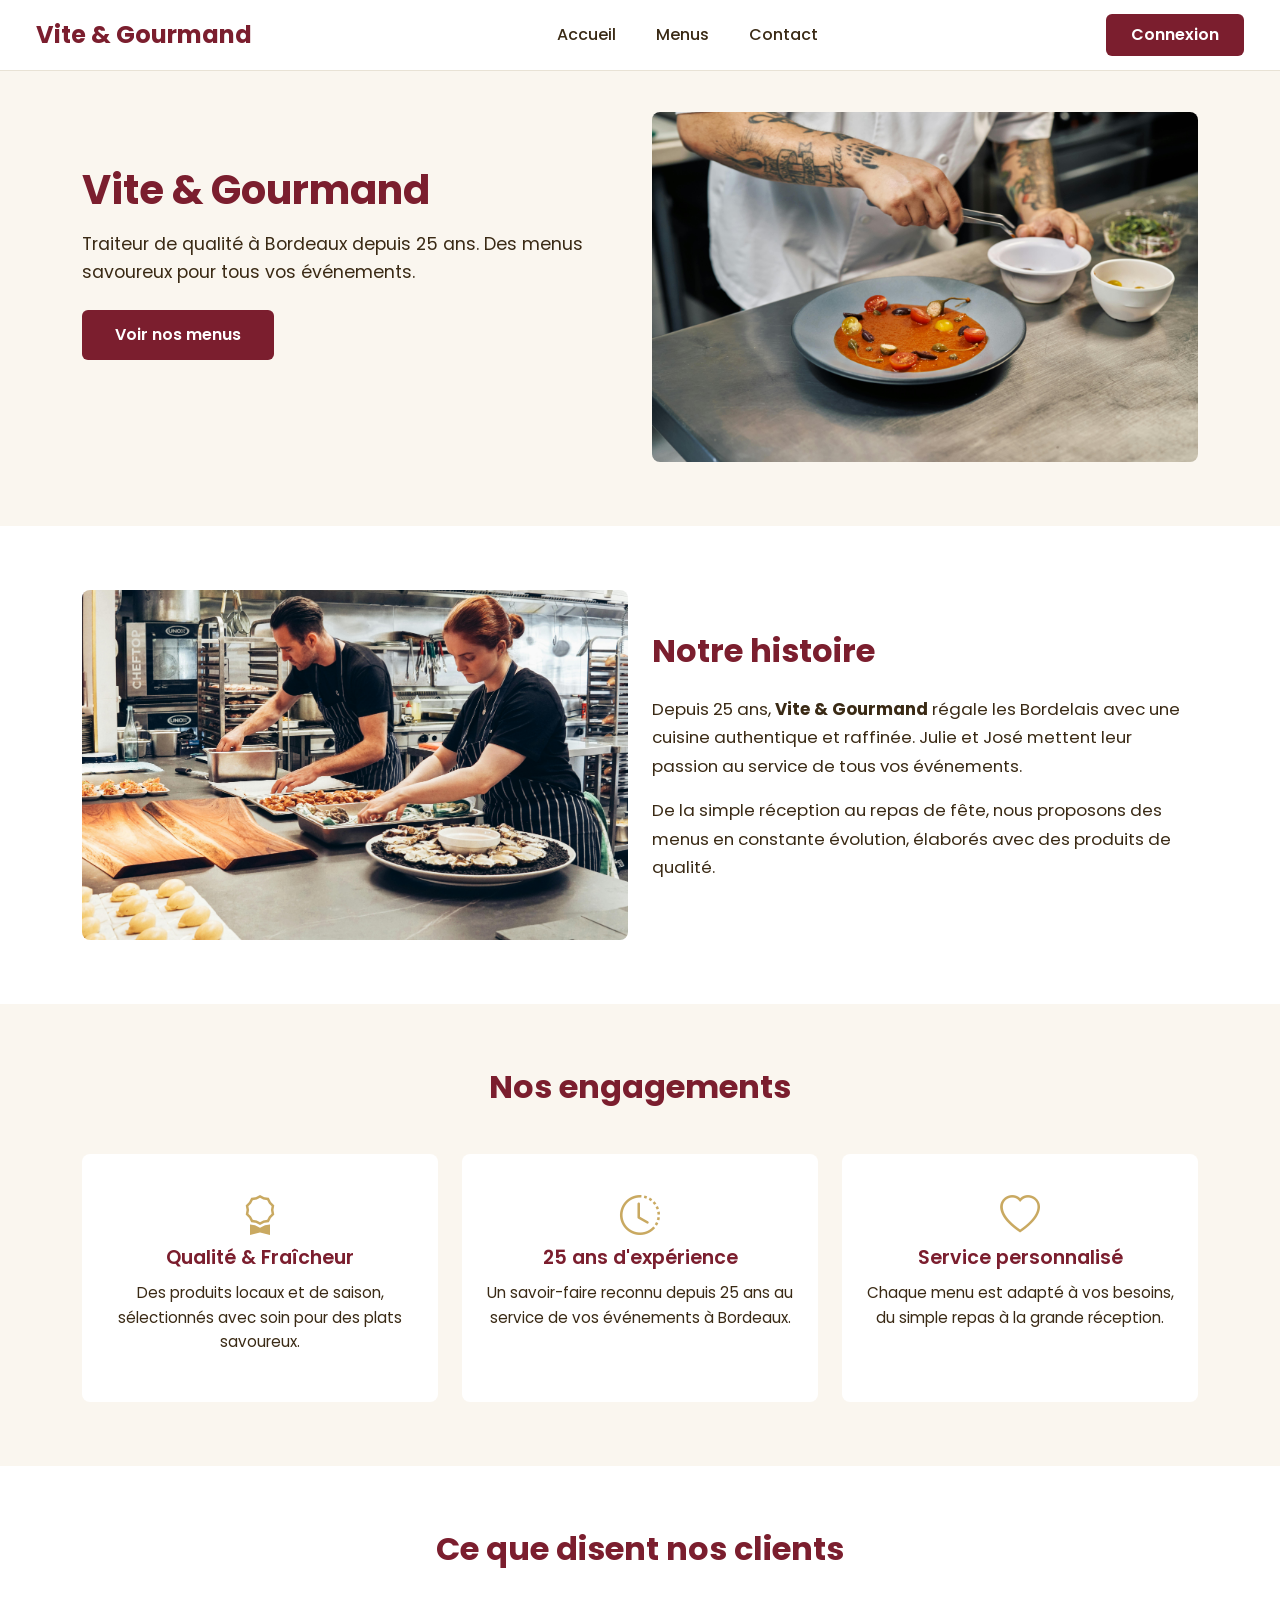
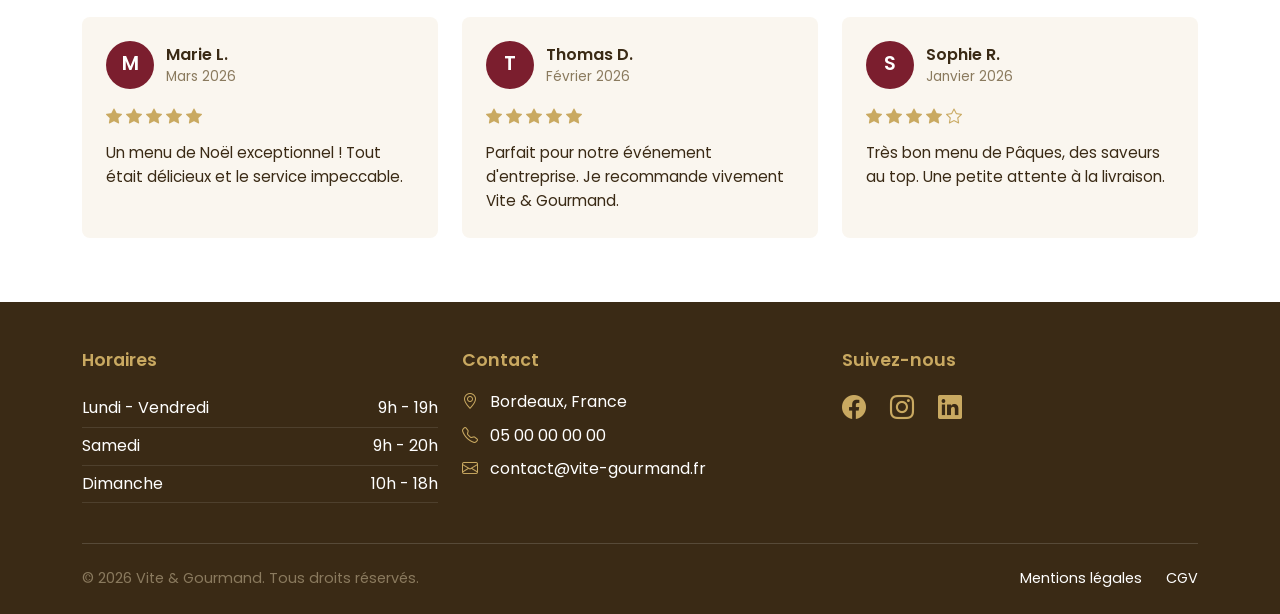
<file: index.html>
<!DOCTYPE html>
<html lang="fr">
<head>
    <meta charset="utf-8">
    <meta name="viewport" content="width=device-width, initial-scale=1.0">
    <title>Vite & Gourmand</title>
    <link href="https://cdn.jsdelivr.net/npm/bootstrap@5.3.3/dist/css/bootstrap.min.css" rel="stylesheet">
    <link rel="stylesheet" href="https://cdn.jsdelivr.net/npm/bootstrap-icons@1.11.3/font/bootstrap-icons.min.css">
    <link href="https://fonts.googleapis.com/css2?family=Poppins:wght@400;500;600;700&display=swap" rel="stylesheet">
    <link rel="stylesheet" href="index.css">
    <script src="https://cdn.jsdelivr.net/npm/bootstrap@5.3.3/dist/js/bootstrap.bundle.min.js"></script>
</head>
<body>
    <!--  navbar -->
   <header>
    <nav class="navbar navbar-expand-lg navbar-vg fixed-top">
        <div class="container-fluid">
            <a class="navbar-brand icone" href="">Vite & Gourmand</a>
            <button class="navbar-toggler" type="button" data-bs-toggle="collapse" data-bs-target="#navbarMenu" aria-controls="navbarMenu" aria-expanded="false" aria-label="Ouvrir le menu">
                <span class="navbar-toggler-icon"></span>
            </button>
            <div class="collapse navbar-collapse" id="navbarMenu">
                <ul class="navbar-nav mb-2 mb-lg-0">
                    <li class="nav-item">
                        <a class="nav-link" href="">Accueil</a>
                    </li>
                    <li class="nav-item">
                        <a class="nav-link" href="catalogue.html">Menus</a>
                    </li>
                    <li class="nav-item">
                        <a class="nav-link" href="">Contact</a>
                    </li>
                </ul>
                <a href="auth.html" class="btn btn-connexion-vg">Connexion</a>
            </div>
        </div>
    </nav>
</header>
<main>
    <!-- Section principale -->
    <section class="hero-vg" id="accueil">
        <div class="container">
            <div class="row align-items-center">

                <div class="col-md-6 hero-vg__texte">
                    <h1>Vite & Gourmand</h1>
                    <p class="hero-vg__sous-titre">
                        Traiteur de qualité à Bordeaux depuis 25 ans.
                        Des menus savoureux pour tous vos événements.
                    </p>
                    <a href="catalogue.html" class="btn btn-hero-vg">
                        Voir nos menus
                    </a>
                </div>
                <div class="col-md-6 hero-vg__visuel">
                    <div class="hero-vg__image">
                    </div>
                </div>
            </div>
        </div>
    </section>
    <!-- Section présentation de l'entreprise -->
    <section class="presentation-vg" id="presentation">
        <div class="container">
            <div class="row align-items-center">

                <div class="col-md-6">
                    <img src="images/pexels-elletakesphotos-2696064.jpg" alt="Julie et José, l'équipe de Vite & Gourmand"
                        class="presentation-vg__photo">
                </div>

                <div class="col-md-6 presentation-vg__texte">
                    <h2>Notre histoire</h2>
                    <p>
                        Depuis 25 ans, <strong>Vite & Gourmand</strong> régale les Bordelais
                        avec une cuisine authentique et raffinée. Julie et José mettent leur
                        passion au service de tous vos événements.
                    </p>
                    <p>
                        De la simple réception au repas de fête, nous proposons des menus
                        en constante évolution, élaborés avec des produits de qualité.
                    </p>
                </div>

            </div>
        </div>
    </section>
    <!-- Section nos engagements -->
    <section class="engagements-vg" id="engagements">
        <div class="container">
            <h2 class="text-center">Nos engagements</h2>

            <div class="row">

                <div class="col-md-4">
                    <div class="engagements-vg__carte">
                        <i class="bi bi-award engagements-vg__icone"></i>
                        <h3>Qualité & Fraîcheur</h3>
                        <p>Des produits locaux et de saison, sélectionnés avec soin pour des plats savoureux.</p>
                    </div>
                </div>

                <div class="col-md-4">
                    <div class="engagements-vg__carte">
                        <i class="bi bi-clock-history engagements-vg__icone"></i>
                        <h3>25 ans d'expérience</h3>
                        <p>Un savoir-faire reconnu depuis 25 ans au service de vos événements à Bordeaux.</p>
                    </div>
                </div>

                <div class="col-md-4">
                    <div class="engagements-vg__carte">
                        <i class="bi bi-heart engagements-vg__icone"></i>
                        <h3>Service personnalisé</h3>
                        <p>Chaque menu est adapté à vos besoins, du simple repas à la grande réception.</p>
                    </div>
                </div>

            </div>
        </div>
    </section>
    <!-- Section avis clients -->
    <section class="avis-vg" id="avis">
        <div class="container">
            <h2 class="text-center">Ce que disent nos clients</h2>

            <div class="row">

                <div class="col-md-4">
                    <article class="avis-vg__carte">
                        <div class="avis-vg__entete">
                            <div class="avis-vg__avatar">M</div>
                            <div>
                                <p class="avis-vg__nom">Marie L.</p>
                                <p class="avis-vg__date">Mars 2026</p>
                            </div>
                        </div>
                        <div class="avis-vg__etoiles">
                            <i class="bi bi-star-fill"></i>
                            <i class="bi bi-star-fill"></i>
                            <i class="bi bi-star-fill"></i>
                            <i class="bi bi-star-fill"></i>
                            <i class="bi bi-star-fill"></i>
                        </div>
                        <p class="avis-vg__commentaire">
                            Un menu de Noël exceptionnel ! Tout était délicieux et le service impeccable.
                        </p>
                    </article>
                </div>

                <div class="col-md-4">
                    <article class="avis-vg__carte">
                        <div class="avis-vg__entete">
                            <div class="avis-vg__avatar">T</div>
                            <div>
                                <p class="avis-vg__nom">Thomas D.</p>
                                <p class="avis-vg__date">Février 2026</p>
                            </div>
                        </div>
                        <div class="avis-vg__etoiles">
                            <i class="bi bi-star-fill"></i>
                            <i class="bi bi-star-fill"></i>
                            <i class="bi bi-star-fill"></i>
                            <i class="bi bi-star-fill"></i>
                            <i class="bi bi-star-fill"></i>
                        </div>
                        <p class="avis-vg__commentaire">
                            Parfait pour notre événement d'entreprise. Je recommande vivement Vite & Gourmand.
                        </p>
                    </article>
                </div>

                <div class="col-md-4">
                    <article class="avis-vg__carte">
                        <div class="avis-vg__entete">
                            <div class="avis-vg__avatar">S</div>
                            <div>
                                <p class="avis-vg__nom">Sophie R.</p>
                                <p class="avis-vg__date">Janvier 2026</p>
                            </div>
                        </div>
                        <div class="avis-vg__etoiles">
                            <i class="bi bi-star-fill"></i>
                            <i class="bi bi-star-fill"></i>
                            <i class="bi bi-star-fill"></i>
                            <i class="bi bi-star-fill"></i>
                            <i class="bi bi-star"></i>
                        </div>
                        <p class="avis-vg__commentaire">
                            Très bon menu de Pâques, des saveurs au top. Une petite attente à la livraison.
                        </p>
                    </article>
                </div>

            </div>
        </div>
    </section>
</main>
<footer class="footer-vg">
    <div class="container">
        <div class="row">

            <!-- Horaires -->
            <div class="col-md-4 footer-vg__colonne">
                <h3>Horaires</h3>
                <ul class="footer-vg__horaires">
                    <li><span>Lundi - Vendredi</span> <span>9h - 19h</span></li>
                    <li><span>Samedi</span> <span>9h - 20h</span></li>
                    <li><span>Dimanche</span> <span>10h - 18h</span></li>
                </ul>
            </div>

            <!--  Contact -->
            <div class="col-md-4 footer-vg__colonne">
                <h3>Contact</h3>
                <p><i class="bi bi-geo-alt"></i> Bordeaux, France</p>
                <p><i class="bi bi-telephone"></i> <a href="tel:+33500000000">05 00 00 00 00</a></p>
                <p><i class="bi bi-envelope"></i> <a href="mailto:contact@vite-gourmand.fr">contact@vite-gourmand.fr</a></p>
            </div>

            <!--  Réseaux sociaux -->
            <div class="col-md-4 footer-vg__colonne">
                <h3>Suivez-nous</h3>
                <div class="footer-vg__reseaux">
                    <a href="#" aria-label="Facebook"><i class="bi bi-facebook"></i></a>
                    <a href="#" aria-label="Instagram"><i class="bi bi-instagram"></i></a>
                    <a href="#" aria-label="LinkedIn"><i class="bi bi-linkedin"></i></a>
                </div>
            </div>

        </div>

        <!-- copyright + liens légaux -->
        <div class="footer-vg__bas">
            <p>&copy; 2026 Vite & Gourmand. Tous droits réservés.</p>
            <nav class="footer-vg__legal" aria-label="Liens légaux">
                <a href="index.php?page=home&action=mentions">Mentions légales</a>
                <a href="index.php?page=home&action=cgv">CGV</a>
            </nav>
        </div>

    </div>
</footer>
</body>
</html>
</file>
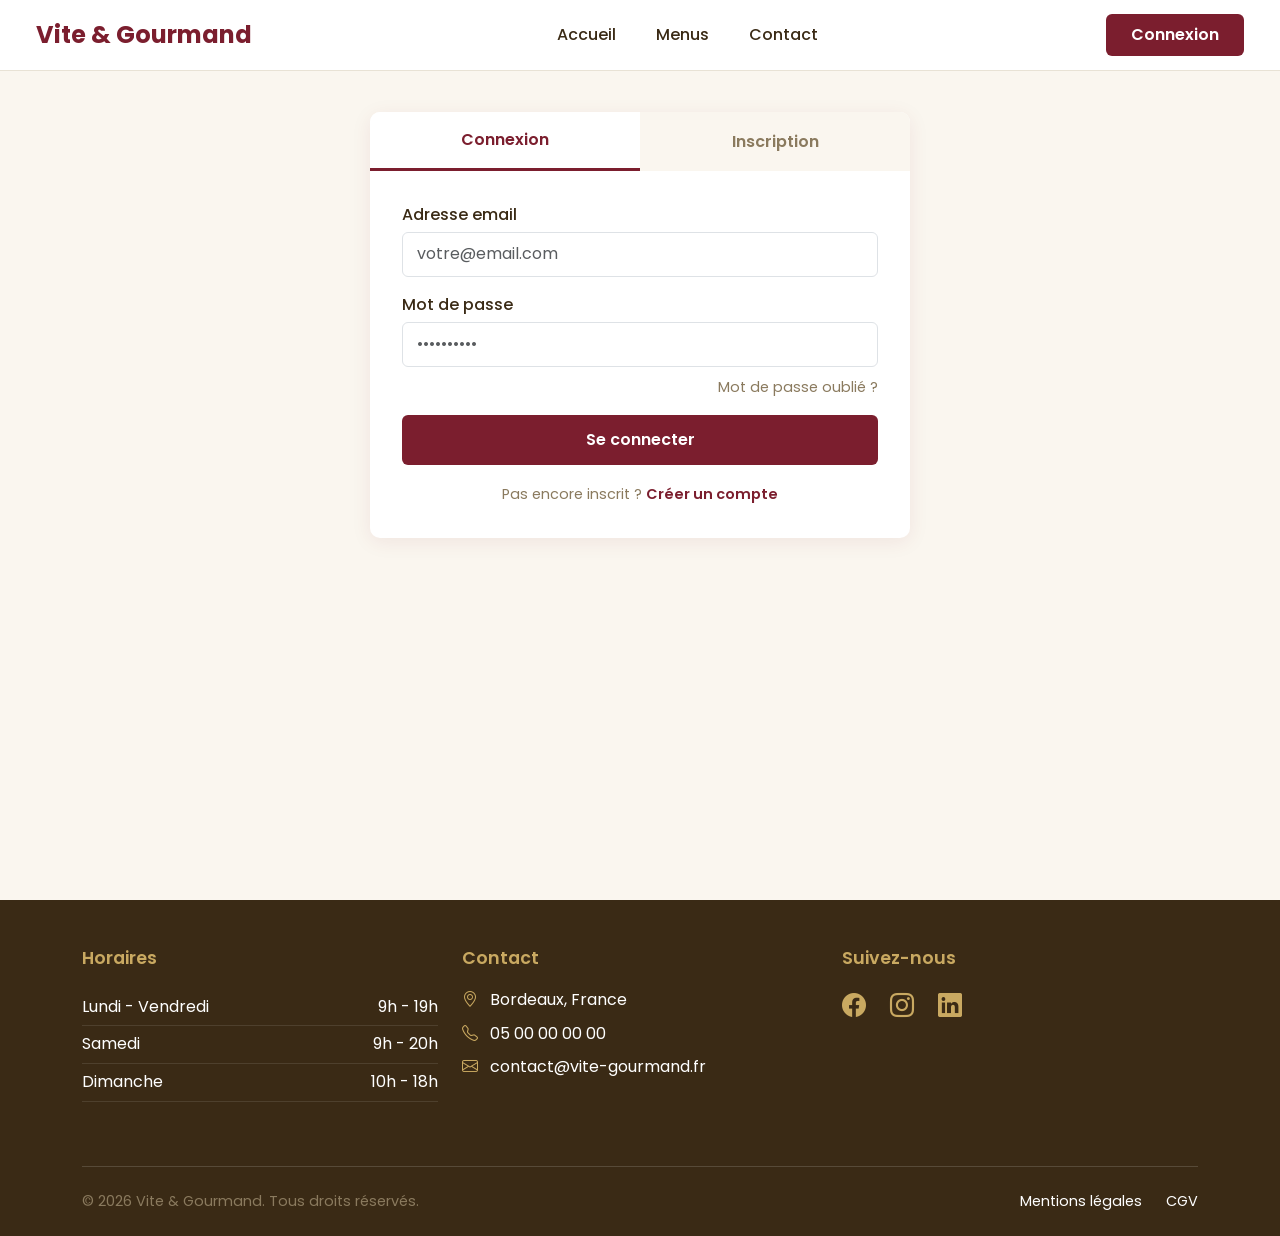
<file: auth.html>
<!DOCTYPE html>
<html lang="fr">
<head>
    <meta charset="utf-8">
    <meta name="viewport" content="width=device-width, initial-scale=1.0">
    <title>Connexion / Inscription - Vite & Gourmand</title>
    <link href="https://cdn.jsdelivr.net/npm/bootstrap@5.3.3/dist/css/bootstrap.min.css" rel="stylesheet">
    <link rel="stylesheet" href="https://cdn.jsdelivr.net/npm/bootstrap-icons@1.11.3/font/bootstrap-icons.min.css">
    <link href="https://fonts.googleapis.com/css2?family=Poppins:wght@400;500;600;700&display=swap" rel="stylesheet">
    <link rel="stylesheet" href="auth.css">
</head>
<body>
    <header>
        <nav class="navbar navbar-expand-lg navbar-vg fixed-top">
            <div class="container-fluid">
                <a class="navbar-brand" href="index.html">Vite & Gourmand</a>
                <button class="navbar-toggler" type="button" data-bs-toggle="collapse" data-bs-target="#navbarMenu" aria-controls="navbarMenu" aria-expanded="false" aria-label="Ouvrir le menu">
                    <span class="navbar-toggler-icon"></span>
                </button>
                <div class="collapse navbar-collapse" id="navbarMenu">
                    <ul class="navbar-nav mb-2 mb-lg-0">
                        <li class="nav-item"><a class="nav-link" href="index.html">Accueil</a></li>
                        <li class="nav-item"><a class="nav-link" href="catalogue.html">Menus</a></li>
                        <li class="nav-item"><a class="nav-link" href="">Contact</a></li>
                    </ul>
                    <a href="auth.html" class="btn btn-connexion-vg">Connexion</a>
                </div>
            </div>
        </nav>
    </header>

    <main class="auth-vg">
        <div class="container">
            <div class="auth-vg__carte">

                <div class="auth-vg__onglets">
                    <button class="auth-vg__onglet active" id="onglet-connexion" type="button">Connexion</button>
                    <button class="auth-vg__onglet" id="onglet-inscription" type="button">Inscription</button>
                </div>

                <form class="auth-vg__form" id="form-connexion" action="#" method="post">
                    <div class="mb-3">
                        <label for="login-email" class="form-label">Adresse email</label>
                        <input type="email" class="form-control" id="login-email" name="email" placeholder="votre@email.com" required>
                    </div>

                    <div class="mb-2">
                        <label for="login-password" class="form-label">Mot de passe</label>
                        <input type="password" class="form-control" id="login-password" name="password" placeholder="••••••••••" required>
                    </div>

                    <div class="text-end mb-3">
                        <a href="#" class="auth-vg__lien">Mot de passe oublié ?</a>
                    </div>

                    <button type="submit" class="btn btn-auth-vg w-100">Se connecter</button>

                    <p class="auth-vg__bascule">
                        Pas encore inscrit ? <a href="#" id="lien-vers-inscription">Créer un compte</a>
                    </p>
                </form>

                <form class="auth-vg__form" id="form-inscription" action="#" method="post" style="display:none;">
                    <div class="row">
                        <div class="col-md-6 mb-3">
                            <label for="inscription-prenom" class="form-label">Prénom *</label>
                            <input type="text" class="form-control" id="inscription-prenom" name="prenom" required>
                        </div>
                        <div class="col-md-6 mb-3">
                            <label for="inscription-nom" class="form-label">Nom *</label>
                            <input type="text" class="form-control" id="inscription-nom" name="nom" required>
                        </div>
                    </div>

                    <div class="mb-3">
                        <label for="inscription-email" class="form-label">Email *</label>
                        <input type="email" class="form-control" id="inscription-email" name="email" placeholder="email@exemple.com" required>
                    </div>

                    <div class="mb-3">
                        <label for="inscription-gsm" class="form-label">Téléphone GSM *</label>
                        <input type="tel" class="form-control" id="inscription-gsm" name="gsm" placeholder="06 XX XX XX XX" required>
                    </div>

                    <div class="mb-3">
                        <label for="inscription-adresse" class="form-label">Adresse postale *</label>
                        <input type="text" class="form-control" id="inscription-adresse" name="adresse" placeholder="N° et rue" required>
                    </div>

                    <div class="row">
                        <div class="col-md-6 mb-3">
                            <label for="inscription-cp" class="form-label">Code postal *</label>
                            <input type="text" class="form-control" id="inscription-cp" name="code_postal" placeholder="CP" required>
                        </div>
                        <div class="col-md-6 mb-3">
                            <label for="inscription-ville" class="form-label">Ville *</label>
                            <input type="text" class="form-control" id="inscription-ville" name="ville" placeholder="Ville" required>
                        </div>
                    </div>

                    <div class="mb-2">
                        <label for="inscription-password" class="form-label">Mot de passe *</label>
                        <input type="password" class="form-control" id="inscription-password" name="password" placeholder="••••••••••" required>
                        <small class="auth-vg__hint">
                            10 caractères min · 1 majuscule · 1 minuscule · 1 chiffre · 1 caractère spécial
                        </small>
                    </div>

                    <div class="mb-3">
                        <label for="inscription-password-confirm" class="form-label">Confirmer le mot de passe *</label>
                        <input type="password" class="form-control" id="inscription-password-confirm" name="password_confirm" required>
                    </div>

                    <div class="form-check mb-3">
                        <input class="form-check-input" type="checkbox" id="inscription-rgpd" name="rgpd" required>
                        <label class="form-check-label auth-vg__rgpd" for="inscription-rgpd">
                            J'accepte les <a href="#">CGV</a> et la <a href="#">politique de confidentialité</a> (RGPD).
                        </label>
                    </div>

                    <button type="submit" class="btn btn-auth-vg w-100">Créer mon compte</button>

                    <p class="auth-vg__bascule">
                        Déjà inscrit ? <a href="#" id="lien-vers-connexion">Se connecter</a>
                    </p>
                </form>

            </div>
        </div>
    </main>

    <footer class="footer-vg">
        <div class="container">
            <div class="row">
                <div class="col-md-4 footer-vg__colonne mb-4">
                    <h3>Horaires</h3>
                    <ul class="footer-vg__horaires">
                        <li><span>Lundi - Vendredi</span> <span>9h - 19h</span></li>
                        <li><span>Samedi</span> <span>9h - 20h</span></li>
                        <li><span>Dimanche</span> <span>10h - 18h</span></li>
                    </ul>
                </div>
                <div class="col-md-4 footer-vg__colonne mb-4">
                    <h3>Contact</h3>
                    <p><i class="bi bi-geo-alt"></i> Bordeaux, France</p>
                    <p><i class="bi bi-telephone"></i> <a href="tel:+33500000000">05 00 00 00 00</a></p>
                    <p><i class="bi bi-envelope"></i> <a href="mailto:contact@vite-gourmand.fr">contact@vite-gourmand.fr</a></p>
                </div>
                <div class="col-md-4 footer-vg__colonne mb-4">
                    <h3>Suivez-nous</h3>
                    <div class="footer-vg__reseaux">
                        <a href="#" aria-label="Facebook"><i class="bi bi-facebook"></i></a>
                        <a href="#" aria-label="Instagram"><i class="bi bi-instagram"></i></a>
                        <a href="#" aria-label="LinkedIn"><i class="bi bi-linkedin"></i></a>
                    </div>
                </div>
            </div>
            <div class="footer-vg__bas">
                <p>&copy; 2026 Vite & Gourmand. Tous droits réservés.</p>
                <nav class="footer-vg__legal" aria-label="Liens légaux">
                    <a href="#">Mentions légales</a>
                    <a href="#">CGV</a>
                </nav>
            </div>
        </div>
    </footer>
</body>
</html>
</file>
<file: index.css>
/*------------------ variables -----------------*/

:root {
    --bordeaux: #7B1E2E;
    --dore: #C9A961;
    --creme: #FAF6EF;
    --cafe: #3A2A15;
    --taupe: #8A7A5E;
}


/*------------------ base -----------------*/
* {
    margin: 0;
    padding: 0;
    box-sizing: border-box;
}

body {
    font-family: 'Poppins', sans-serif;
    background-color: var(--creme);
    color: var(--cafe);
}


/*------------------ navbar -----------------*/

.navbar-vg .navbar-nav {
    margin: 0 auto;      
}

.navbar-vg {
    background-color: #ffffff;
    border-bottom: 1px solid #E8E2D5;
    padding: 0.75rem 1.5rem;
}

.navbar-vg .navbar-brand {
    font-size: 1.5rem;
    font-weight: 700;
    color: var(--bordeaux);
}

.nav-item {
    padding: 0 0.75rem;
}

.navbar-vg .nav-link {
    color: var(--cafe);
    font-weight: 500;
    transition: all 0.3s ease-in-out;
}

.navbar-vg .nav-link:hover {
    color: var(--bordeaux);
    transform: scale(1.1);
}

.btn-connexion-vg {
    background-color: var(--bordeaux);
    color: #ffffff;
    font-weight: 600;
    padding: 0.5rem 1.5rem;
    transition: background-color 0.3s ease-in-out;
}

.btn-connexion-vg:hover {
    background-color: #5e1623;
    color: #ffffff;
}

/*------------------ hero -----------------*/

.hero-vg {
    padding: 4rem 0;
    background-color: var(--creme);
}

.hero-vg__texte h1 {
    font-size: 2.5rem;
    font-weight: 700;
    color: var(--bordeaux);
    margin-bottom: 1rem;
}

.hero-vg__sous-titre {
    font-size: 1.1rem;
    color: var(--cafe);
    margin-bottom: 1.5rem;
    line-height: 1.6;
}


.btn-hero-vg {
    background-color: var(--bordeaux);
    color: #ffffff;
    font-weight: 600;
    padding: 0.75rem 2rem;
    border-radius: 6px;
    transition: all 0.3s ease-in-out;
}

.btn-hero-vg:hover {
    background-color: #5e1623;
    color: #ffffff;
    transform: scale(1.05);
}


.hero-vg__image {
    position: relative;
    height: 350px;
    border-radius: 8px;
    background-image: url(images/pexels-willians-huerta-2157111846-36430086.jpg);
    background-size: cover;
    background-position: center;
    margin-top: 3rem;
}

/*------------------ presentation -----------------*/

.presentation-vg {
    padding: 4rem 0;
    background-color: #ffffff;
}

.presentation-vg__photo {
    width: 100%;
    height: 350px;
    object-fit: cover;       
    border-radius: 8px;
}

.presentation-vg__texte h2 {
    font-size: 2rem;
    font-weight: 700;
    color: var(--bordeaux);
    margin-bottom: 1.5rem;
}

.presentation-vg__texte p {
    font-size: 1.05rem;
    color: var(--cafe);
    line-height: 1.7;
    margin-bottom: 1rem;
}

/*------------------ engagements -----------------*/

.engagements-vg {
    padding: 4rem 0;
    background-color: var(--creme);
}

.engagements-vg h2 {
    font-size: 2rem;
    font-weight: 700;
    color: var(--bordeaux);
    margin-bottom: 3rem;
}

.engagements-vg__carte {
    background-color: #ffffff;
    border-radius: 8px;
    padding: 2rem 1.5rem;
    text-align: center;
    height: 100%;
    transition: all 0.3s ease-in-out;
}


.engagements-vg__carte:hover {
    transform: translateY(-8px);
    box-shadow: 0 8px 20px rgba(123, 30, 46, 0.1);
}


.engagements-vg__icone {
    font-size: 2.5rem;
    color: var(--dore);
    margin-bottom: 1rem;
}

.engagements-vg__carte h3 {
    font-size: 1.2rem;
    font-weight: 600;
    color: var(--bordeaux);
    margin-bottom: 0.75rem;
}

.engagements-vg__carte p {
    font-size: 0.95rem;
    color: var(--cafe);
    line-height: 1.6;
}

/*------------------ avis -----------------*/

.avis-vg {
    padding: 4rem 0;
    background-color: #ffffff;
}

.avis-vg h2 {
    font-size: 2rem;
    font-weight: 700;
    color: var(--bordeaux);
    margin-bottom: 3rem;
}


.avis-vg__carte {
    background-color: var(--creme);
    border-radius: 8px;
    padding: 1.5rem;
    height: 100%;
    transition: all 0.3s ease-in-out;
}

.avis-vg__carte:hover {
    transform: translateY(-5px);
    box-shadow: 0 6px 16px rgba(123, 30, 46, 0.1);
}


.avis-vg__entete {
    display: flex;
    align-items: center;
    gap: 0.75rem;
    margin-bottom: 1rem;
}


.avis-vg__avatar {
    width: 48px;
    height: 48px;
    border-radius: 50%;
    background-color: var(--bordeaux);
    color: #ffffff;
    display: flex;
    align-items: center;
    justify-content: center;
    font-size: 1.2rem;
    font-weight: 600;
    flex-shrink: 0;
}

.avis-vg__nom {
    font-weight: 600;
    color: var(--cafe);
    margin: 0;
}

.avis-vg__date {
    font-size: 0.85rem;
    color: var(--taupe);
    margin: 0;
}


.avis-vg__etoiles {
    color: var(--dore);
    margin-bottom: 0.75rem;
}

.avis-vg__commentaire {
    font-size: 0.95rem;
    color: var(--cafe);
    line-height: 1.6;
    margin: 0;
}

/*------------------ footer -----------------*/

.footer-vg {
    background-color: var(--cafe);
    color: #ffffff;
    padding: 3rem 0 1.5rem;
}

.footer-vg__colonne h3 {
    font-size: 1.1rem;
    font-weight: 600;
    color: var(--dore);
    margin-bottom: 1.2rem;
}

.footer-vg__horaires {
    list-style: none;
    padding: 0;
    margin: 0;
}

.footer-vg__horaires li {
    display: flex;
    justify-content: space-between;
    padding: 0.4rem 0;
    border-bottom: 1px solid rgba(255, 255, 255, 0.1);
}


.footer-vg__colonne p {
    margin-bottom: 0.6rem;
}

.footer-vg__colonne i {
    color: var(--dore);
    margin-right: 0.5rem;
}

.footer-vg a {
    color: #ffffff;
    text-decoration: none;
    transition: color 0.3s ease-in-out;
}

.footer-vg a:hover {
    color: var(--dore);
}


.footer-vg__reseaux {
    display: flex;
    gap: 1rem;
}

.footer-vg__reseaux a {
    font-size: 1.5rem;
}


.footer-vg__bas {
    display: flex;
    justify-content: space-between;
    align-items: center;
    margin-top: 2.5rem;
    padding-top: 1.5rem;
    border-top: 1px solid rgba(255, 255, 255, 0.15);
}

.footer-vg__bas p {
    margin: 0;
    font-size: 0.9rem;
    color: var(--taupe);
}

.footer-vg__legal {
    display: flex;
    gap: 1.5rem;
}

.footer-vg__legal a {
    font-size: 0.9rem;
}

/*------------------ TABLETTE  -----------------*/
@media (max-width: 768px) {


    .hero-vg {
        padding-top: 5rem;
        padding-bottom: 2rem;
        text-align: center;          
    }

    .hero-vg h1 {
        font-size: 2rem;            
    }

    .hero-vg__image {
        height: 250px;
        margin-top: 2rem;            
    }

    .presentation-vg {
        padding: 2.5rem 0;
        text-align: center;
    }

    .presentation-vg__photo {
        height: 250px;
        margin-bottom: 1.5rem;       
    }

    .presentation-vg__texte h2 {
        font-size: 1.6rem;
    }


    .engagements-vg {
        padding: 2.5rem 0;
    }

    .engagements-vg h2 {
        font-size: 1.6rem;
        margin-bottom: 2rem;
    }


    .avis-vg {
        padding: 2.5rem 0;
    }

    .avis-vg h2 {
        font-size: 1.6rem;
        margin-bottom: 2rem;
    }


    .footer-vg__bas {
        flex-direction: column;
        gap: 1rem;
        text-align: center;
    }
}


/*------------------ MOBILE  -----------------*/
@media (max-width: 480px) {


    .hero-vg h1 {
        font-size: 1.6rem;           
    }

    .hero-vg__sous-titre {
        font-size: 1rem;
    }

    .hero-vg__image {
        height: 200px;
    }

    .btn-hero-vg {
        display: block;
        width: 100%;
        text-align: center;
    }

    .presentation-vg__texte h2,
    .engagements-vg h2,
    .avis-vg h2 {
        font-size: 1.4rem;
    }

    .footer-vg__reseaux {
        justify-content: center;
    }

    .footer-vg__legal {
        flex-direction: column;
        gap: 0.5rem;
        align-items: center;
    }
}
</file>
<file: auth.css>
:root {
    --bordeaux: #7B1E2E;
    --dore: #C9A961;
    --creme: #FAF6EF;
    --cafe: #3A2A15;
    --taupe: #8A7A5E;
}

/*------------------ base -----------------*/
* {
    margin: 0;
    padding: 0;
    box-sizing: border-box;
}

body {
    font-family: 'Poppins', sans-serif;
    background-color: var(--creme);
    color: var(--cafe);
}

/*------------------ navbar -----------------*/
.navbar-vg {
    background-color: #ffffff;
    border-bottom: 1px solid #E8E2D5;
    padding: 0.75rem 1.5rem;
}

.navbar-vg .navbar-brand {
    font-size: 1.5rem;
    font-weight: 700;
    color: var(--bordeaux);
}

.navbar-vg .navbar-nav {
    margin: 0 auto;
}

.nav-item {
    padding: 0 0.75rem;
}

.navbar-vg .nav-link {
    color: var(--cafe);
    font-weight: 500;
    transition: all 0.3s ease-in-out;
}

.navbar-vg .nav-link:hover {
    color: var(--bordeaux);
    transform: scale(1.1);
}

.btn-connexion-vg {
    background-color: var(--bordeaux);
    color: #ffffff;
    font-weight: 600;
    padding: 0.5rem 1.5rem;
    transition: background-color 0.3s ease-in-out;
}

.btn-connexion-vg:hover {
    background-color: #5e1623;
    color: #ffffff;
}

/*------------------ auth -----------------*/
.auth-vg {
    padding-top: 7rem;       
    padding-bottom: 4rem;
    min-height: 100vh;
}

.auth-vg__carte {
    max-width: 540px;
    margin: 0 auto;
    background-color: #ffffff;
    border-radius: 10px;
    box-shadow: 0 4px 20px rgba(123, 30, 46, 0.08);
    overflow: hidden;
}

.auth-vg__onglets {
    display: flex;
}

.auth-vg__onglet {
    flex: 1;
    padding: 1rem;
    border: none;
    background-color: var(--creme);
    color: var(--taupe);
    font-family: 'Poppins', sans-serif;
    font-size: 1rem;
    font-weight: 600;
    cursor: pointer;
    transition: all 0.3s ease-in-out;
}

.auth-vg__onglet.active {
    background-color: #ffffff;
    color: var(--bordeaux);
    border-bottom: 3px solid var(--bordeaux);
}

.auth-vg__form {
    padding: 2rem;
}

.auth-vg .form-label {
    font-weight: 500;
    color: var(--cafe);
    margin-bottom: 0.3rem;
}

.auth-vg .form-control {
    border-radius: 6px;
    padding: 0.6rem 0.9rem;
}

.auth-vg .form-control:focus {
    border-color: var(--bordeaux);
    box-shadow: 0 0 0 0.2rem rgba(123, 30, 46, 0.15);
}

.auth-vg__lien {
    color: var(--taupe);
    font-size: 0.9rem;
    text-decoration: none;
    transition: color 0.3s ease-in-out;
}

.auth-vg__lien:hover {
    color: var(--bordeaux);
}

.btn-auth-vg {
    background-color: var(--bordeaux);
    color: #ffffff;
    font-weight: 600;
    padding: 0.75rem;
    border-radius: 6px;
    transition: all 0.3s ease-in-out;
}

.btn-auth-vg:hover {
    background-color: #5e1623;
    color: #ffffff;
    transform: scale(1.02);
}

.auth-vg__hint {
    display: block;
    margin-top: 0.4rem;
    padding: 0.5rem 0.7rem;
    background-color: #f4f8fc;
    border: 1px dashed #cfdfee;
    border-radius: 4px;
    font-size: 0.78rem;
    color: #3a5a7a;
    line-height: 1.4;
}


.auth-vg__rgpd {
    font-size: 0.85rem;
    color: var(--taupe);
}

.auth-vg__rgpd a {
    color: var(--bordeaux);
}

.auth-vg__bascule {
    text-align: center;
    margin-top: 1.2rem;
    margin-bottom: 0;
    font-size: 0.9rem;
    color: var(--taupe);
}

.auth-vg__bascule a {
    color: var(--bordeaux);
    font-weight: 600;
    text-decoration: none;
}

.auth-vg__bascule a:hover {
    text-decoration: underline;
}

/*------------------ footer -----------------*/
.footer-vg {
    background-color: var(--cafe);
    color: #ffffff;
    padding: 3rem 0 1.5rem;
}

.footer-vg__colonne h3 {
    font-size: 1.1rem;
    font-weight: 600;
    color: var(--dore);
    margin-bottom: 1.2rem;
}

.footer-vg__horaires {
    list-style: none;
    padding: 0;
    margin: 0;
}

.footer-vg__horaires li {
    display: flex;
    justify-content: space-between;
    padding: 0.4rem 0;
    border-bottom: 1px solid rgba(255, 255, 255, 0.1);
}

.footer-vg__colonne p {
    margin-bottom: 0.6rem;
}

.footer-vg__colonne i {
    color: var(--dore);
    margin-right: 0.5rem;
}

.footer-vg a {
    color: #ffffff;
    text-decoration: none;
    transition: color 0.3s ease-in-out;
}

.footer-vg a:hover {
    color: var(--dore);
}

.footer-vg__reseaux {
    display: flex;
    gap: 1rem;
}

.footer-vg__reseaux a {
    font-size: 1.5rem;
}

.footer-vg__bas {
    display: flex;
    justify-content: space-between;
    align-items: center;
    margin-top: 2.5rem;
    padding-top: 1.5rem;
    border-top: 1px solid rgba(255, 255, 255, 0.15);
}

.footer-vg__bas p {
    margin: 0;
    font-size: 0.9rem;
    color: var(--taupe);
}

.footer-vg__legal {
    display: flex;
    gap: 1.5rem;
}

.footer-vg__legal a {
    font-size: 0.9rem;
}


/*------------------ tablette -----------------*/
@media (max-width: 768px) {
    .auth-vg__form {
        padding: 1.5rem;
    }

    .footer-vg__bas {
        flex-direction: column;
        gap: 1rem;
        text-align: center;
    }
}

/*------------------ mobile -----------------*/
@media (max-width: 480px) {
    .auth-vg {
        padding-top: 6rem;
    }

    .auth-vg__onglet {
        font-size: 0.9rem;
        padding: 0.8rem;
    }

    .footer-vg__reseaux {
        justify-content: center;
    }

    .footer-vg__legal {
        flex-direction: column;
        gap: 0.5rem;
        align-items: center;
    }
}
</file>
